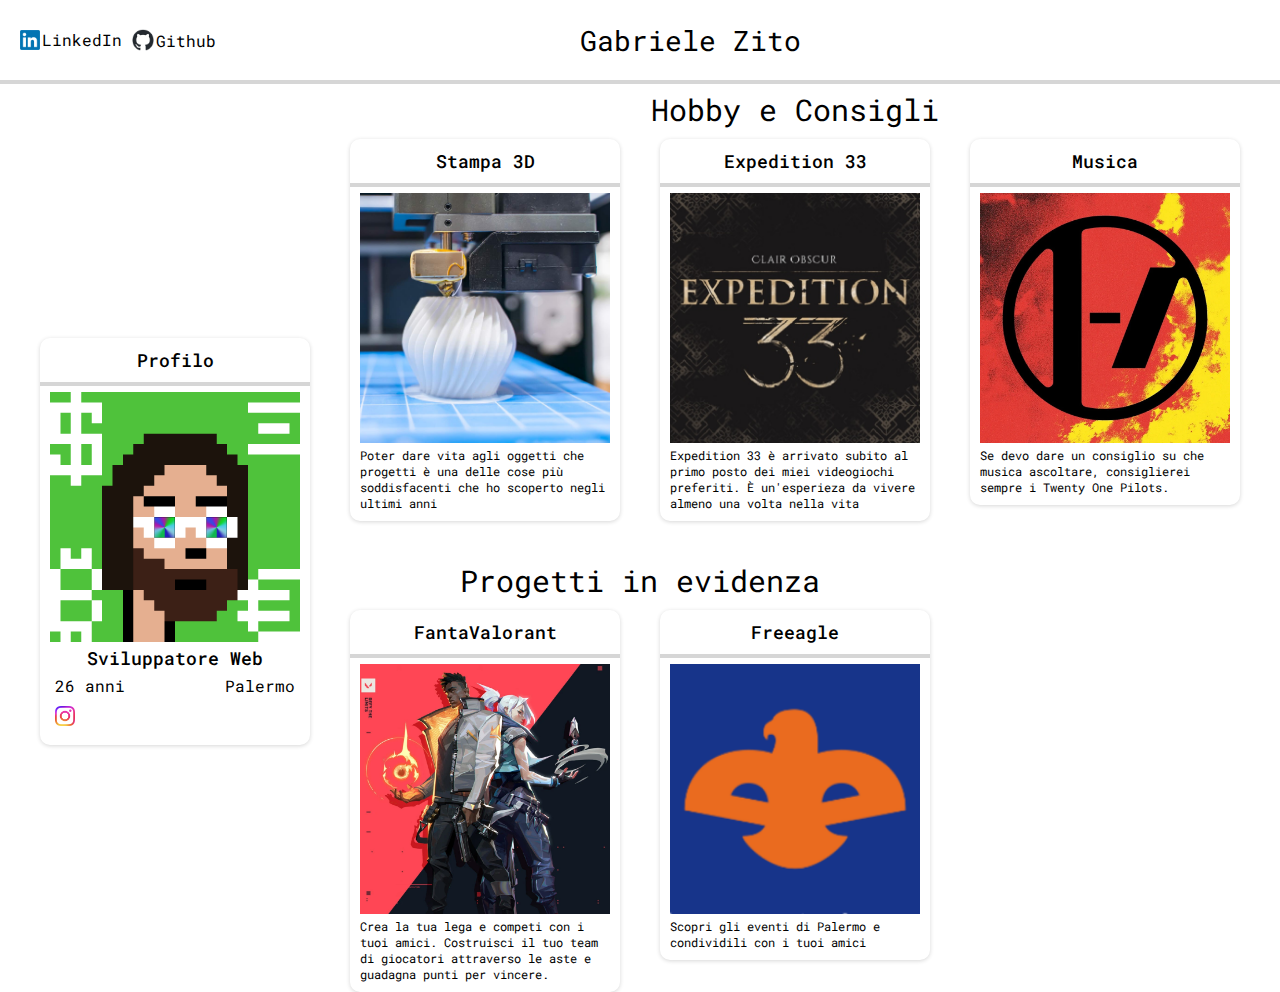
<file: index.html>
<!DOCTYPE html>
<html lang="en">
    <head>
        <meta charset="UTF-8" />
        <meta name="viewport" content="width=device-width, initial-scale=1.0" />
        <title>Gabriele Zito</title>
        <style>
            @import url("https://fonts.googleapis.com/css2?family=Roboto+Mono:ital,wght@0,100..700;1,100..700&display=swap");
            * {
                margin: 0;
                padding: 0;
                box-sizing: border-box;
            }
        </style>
        <link rel="stylesheet" href="./styles/index.css" />
    </head>
    <body>
        <header>
            <div id="work-links">
                <a href="https://www.linkedin.com/in/gabriele-zito/">
                    <div class="wlink">
                        <img src="./assets/imgs/LinkedIn_logo_initials.png.webp" height="20px" alt="linkedin logo" />LinkedIn
                    </div>
                </a>
                <a href="https://github.com/GabrieleZito">
                    <div class="wlink"><img src="./assets/imgs/github-mark.png" height="22px" alt="github logo" />Github</div>
                </a>
            </div>

            <div id="name"><a href="./index.html">Gabriele Zito</a></div>
            <a href="./contacts.html">
                <div id="contacts"></div>
            </a>
            <div id="burger">
                <svg
                    xmlns="http://www.w3.org/2000/svg"
                    width="24"
                    height="24"
                    viewBox="0 0 24 24"
                    fill="none"
                    stroke="currentColor"
                    stroke-width="2"
                    stroke-linecap="round"
                    stroke-linejoin="round"
                    class="lucide lucide-menu-icon lucide-menu"
                >
                    <path d="M4 5h16" />
                    <path d="M4 12h16" />
                    <path d="M4 19h16" />
                </svg>
                <!-- <svg
                    xmlns="http://www.w3.org/2000/svg"
                    width="24"
                    height="24"
                    viewBox="0 0 24 24"
                    fill="none"
                    stroke="currentColor"
                    stroke-width="2"
                    stroke-linecap="round"
                    stroke-linejoin="round"
                    class="lucide lucide-x-icon lucide-x"
                >
                    <path d="M18 6 6 18" />
                    <path d="m6 6 12 12" />
                </svg> -->
            </div>
        </header>
        <div class="container">
            <div id="section1">
                <div class="card">
                    <div class="card-header">Profilo</div>
                    <div class="card-content">
                        <img class="card-img" src="./assets/imgs/profile.png" />
                        <div style="text-align: center; font-size: large; font-weight: 500">Sviluppatore Web</div>
                        <div style="display: flex; justify-content: space-between; padding: 5px">
                            <div>26 anni</div>
                            <div>Palermo</div>
                        </div>
                        <div style="padding: 5px">
                            <a href="https://www.instagram.com/gabrielezyto/">
                                <img src="./assets/imgs/Instagram_Glyph_Gradient.png" height="20px" alt="" />
                            </a>
                        </div>
                    </div>
                </div>
            </div>
            <div id="section2">
                <div>
                    <div class="title">Hobby e Consigli</div>
                    <div id="section3">
                        <div class="card">
                            <div class="card-header">Stampa 3D</div>
                            <div class="card-content">
                                <img class="card-img" src="./assets/imgs/stampa3d.png" alt="" />
                                <div class="card-description">
                                    Poter dare vita agli oggetti che progetti è una delle cose più soddisfacenti che ho scoperto
                                    negli ultimi anni
                                </div>
                            </div>
                        </div>
                        <div class="card">
                            <div class="card-header">Expedition 33</div>
                            <div class="card-content">
                                <img class="card-img" src="./assets/imgs/expedition33.png" alt="" />
                                <div class="card-description">
                                    Expedition 33 è arrivato subito al primo posto dei miei videogiochi preferiti. È un'esperieza
                                    da vivere almeno una volta nella vita
                                </div>
                            </div>
                        </div>
                        <div class="card">
                            <div class="card-header">Musica</div>
                            <div class="card-content">
                                <img class="card-img" src="./assets/imgs/21pilots.webp" alt="" />
                                <div class="card-description">
                                    Se devo dare un consiglio su che musica ascoltare, consiglierei sempre i Twenty One Pilots.
                                </div>
                            </div>
                        </div>
                    </div>
                </div>
                <div>
                    <div class="title">Progetti in evidenza</div>
                    <div id="section4">
                        <div class="card">
                            <div class="card-header">FantaValorant</div>
                            <div class="card-content">
                                <img src="./assets/imgs/fantavalorant.png" alt="" class="card-img" />
                                <div class="card-description">
                                    Crea la tua lega e competi con i tuoi amici. Costruisci il tuo team di giocatori attraverso le
                                    aste e guadagna punti per vincere.
                                </div>
                            </div>
                        </div>
                        <div class="card">
                            <div class="card-header">Freeagle</div>
                            <div class="card-content">
                                <img src="./assets/imgs/freeagle.png" alt="" class="card-img" />
                                <div class="card-description">Scopri gli eventi di Palermo e condividili con i tuoi amici</div>
                            </div>
                        </div>
                    </div>
                </div>
            </div>
        </div>
    </body>
</html>
</file>
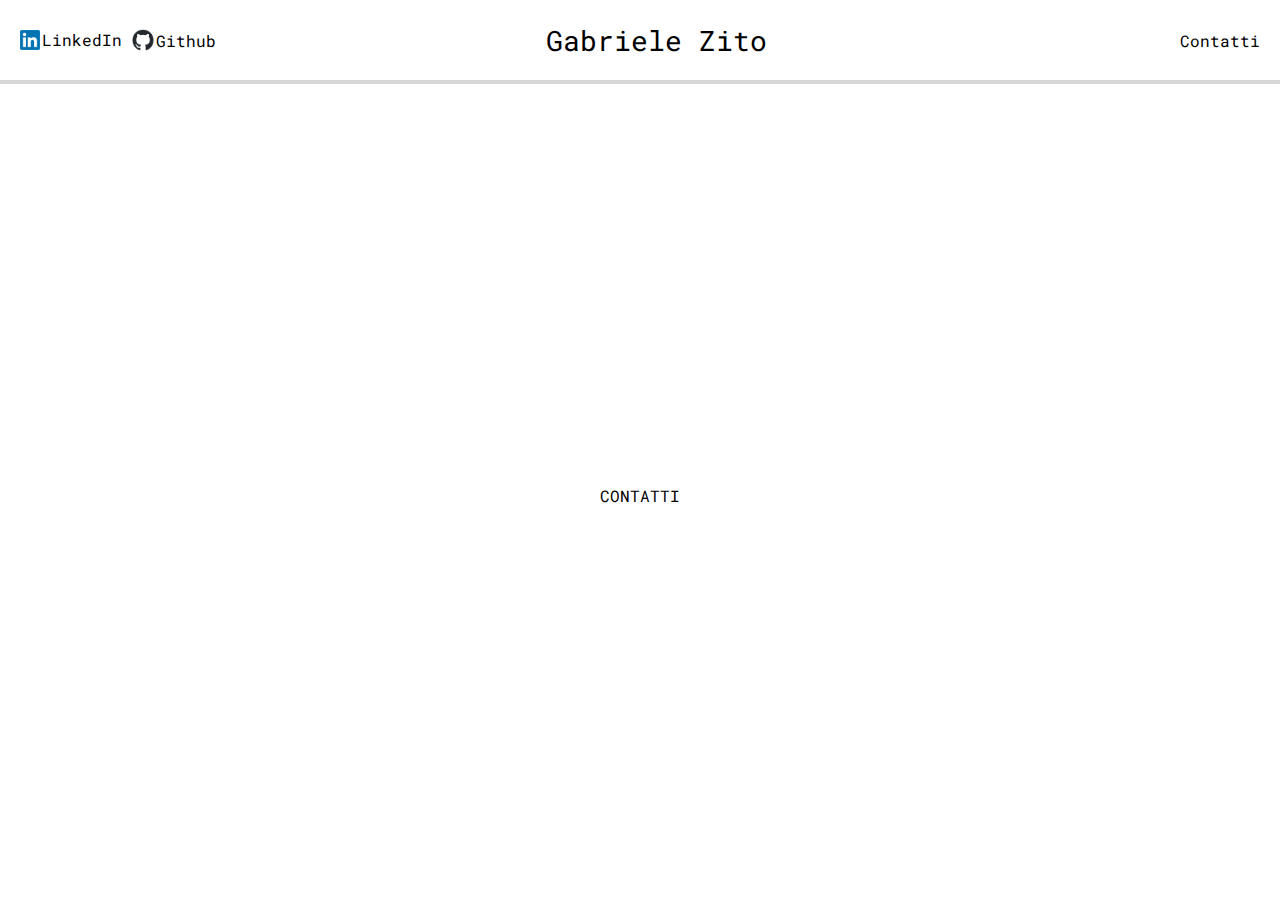
<file: contacts.html>
<!DOCTYPE html>
<html lang="en">
    <head>
        <meta charset="UTF-8" />
        <meta name="viewport" content="width=device-width, initial-scale=1.0" />
        <title>Gabriele Zito</title>
        <style>
            @import url("https://fonts.googleapis.com/css2?family=Roboto+Mono:ital,wght@0,100..700;1,100..700&display=swap");
            * {
                margin: 0;
                padding: 0;
                box-sizing: border-box;
            }
        </style>
        <link rel="stylesheet" href="./styles/index.css" />
    </head>
    <body>
        <header>
            <div id="work-links">
                <a href="https://www.linkedin.com/in/gabriele-zito/">
                    <div class="wlink">
                        <img src="./assets/imgs/LinkedIn_logo_initials.png.webp" height="20px" alt="linkedin logo" />LinkedIn
                    </div>
                </a>
                <a href="https://github.com/GabrieleZito">
                    <div class="wlink"><img src="./assets/imgs/github-mark.png" height="22px" alt="github logo" />Github</div>
                </a>
            </div>
            <div id="name"><a href="./index.html">Gabriele Zito</a></div>
            <a href="./contacts.html">
                <div id="contacts">Contatti</div>
            </a>
        </header>
        <div class="container">CONTATTI</div>
    </body>
</html>
</file>
<file: styles/index.css>
@import "./header.css";
@import "./body.css";

a {
    text-decoration: none;
    color: inherit;
}
</file>
